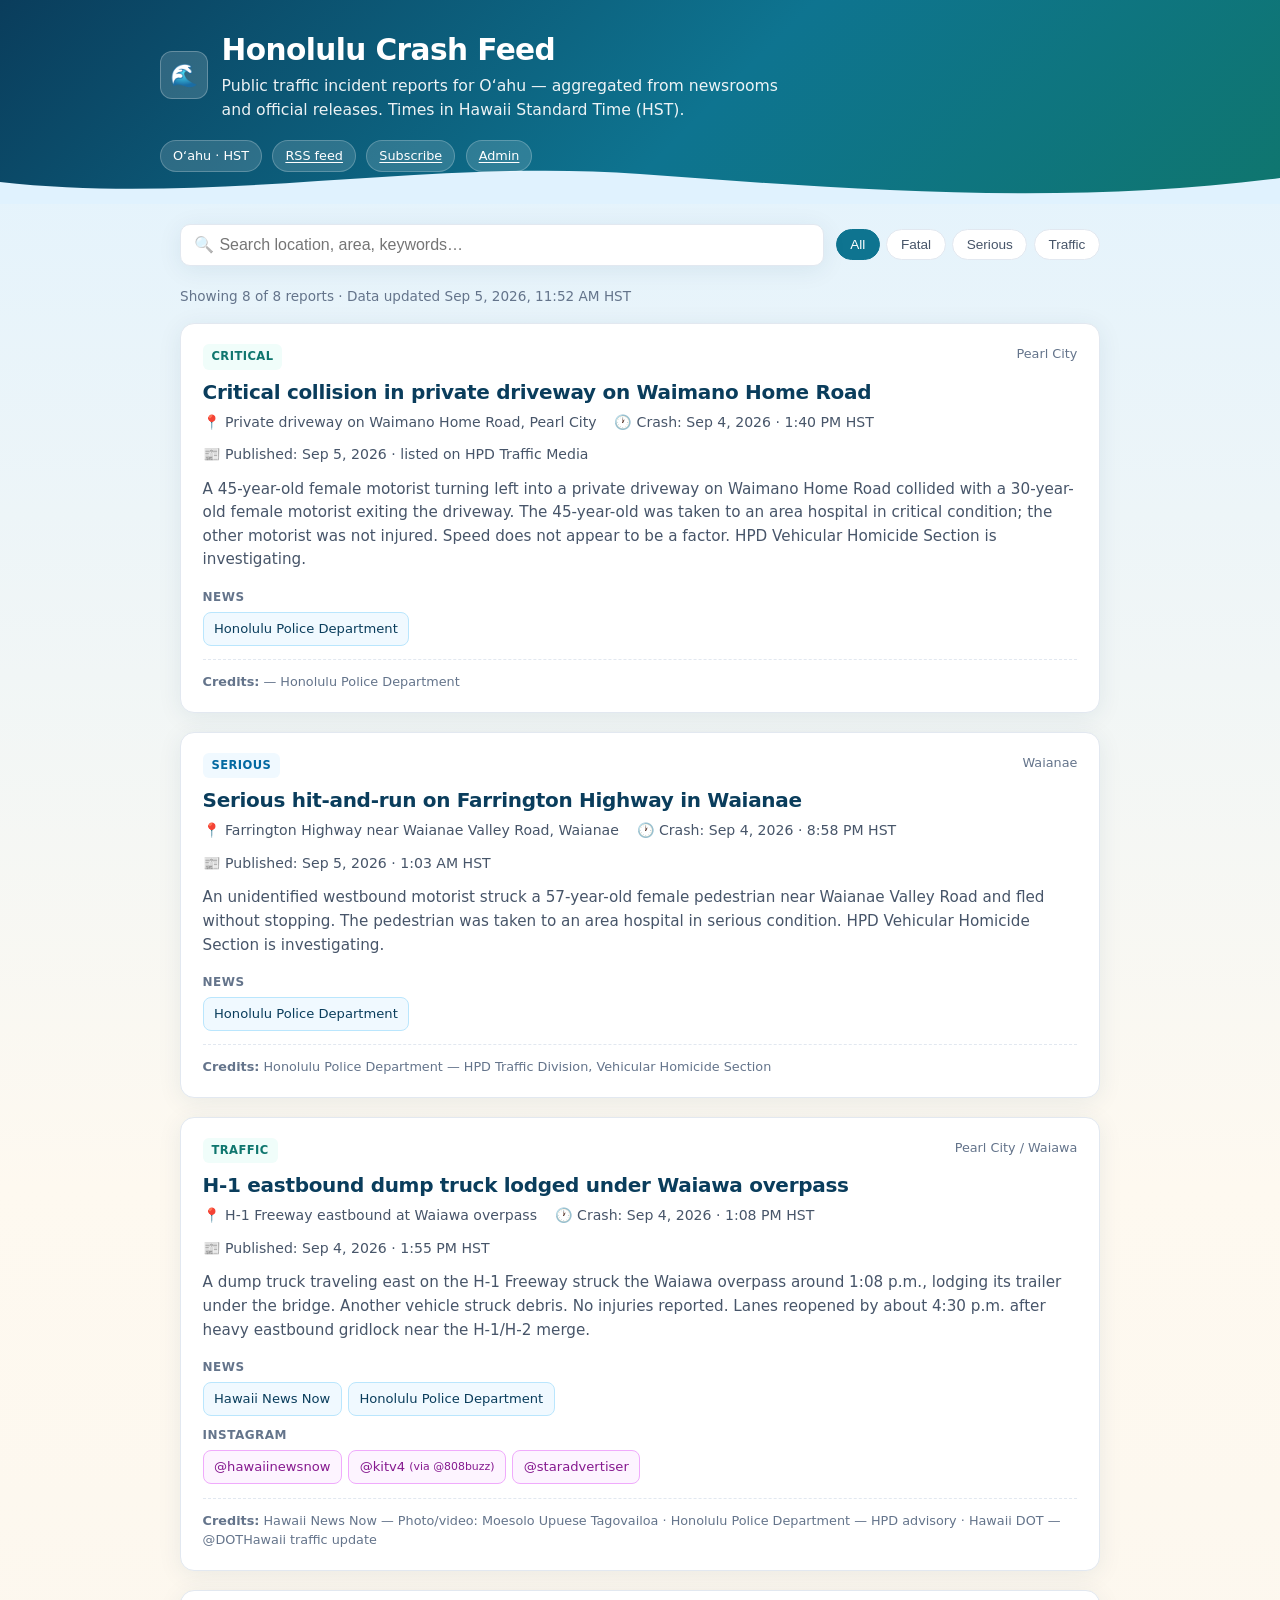
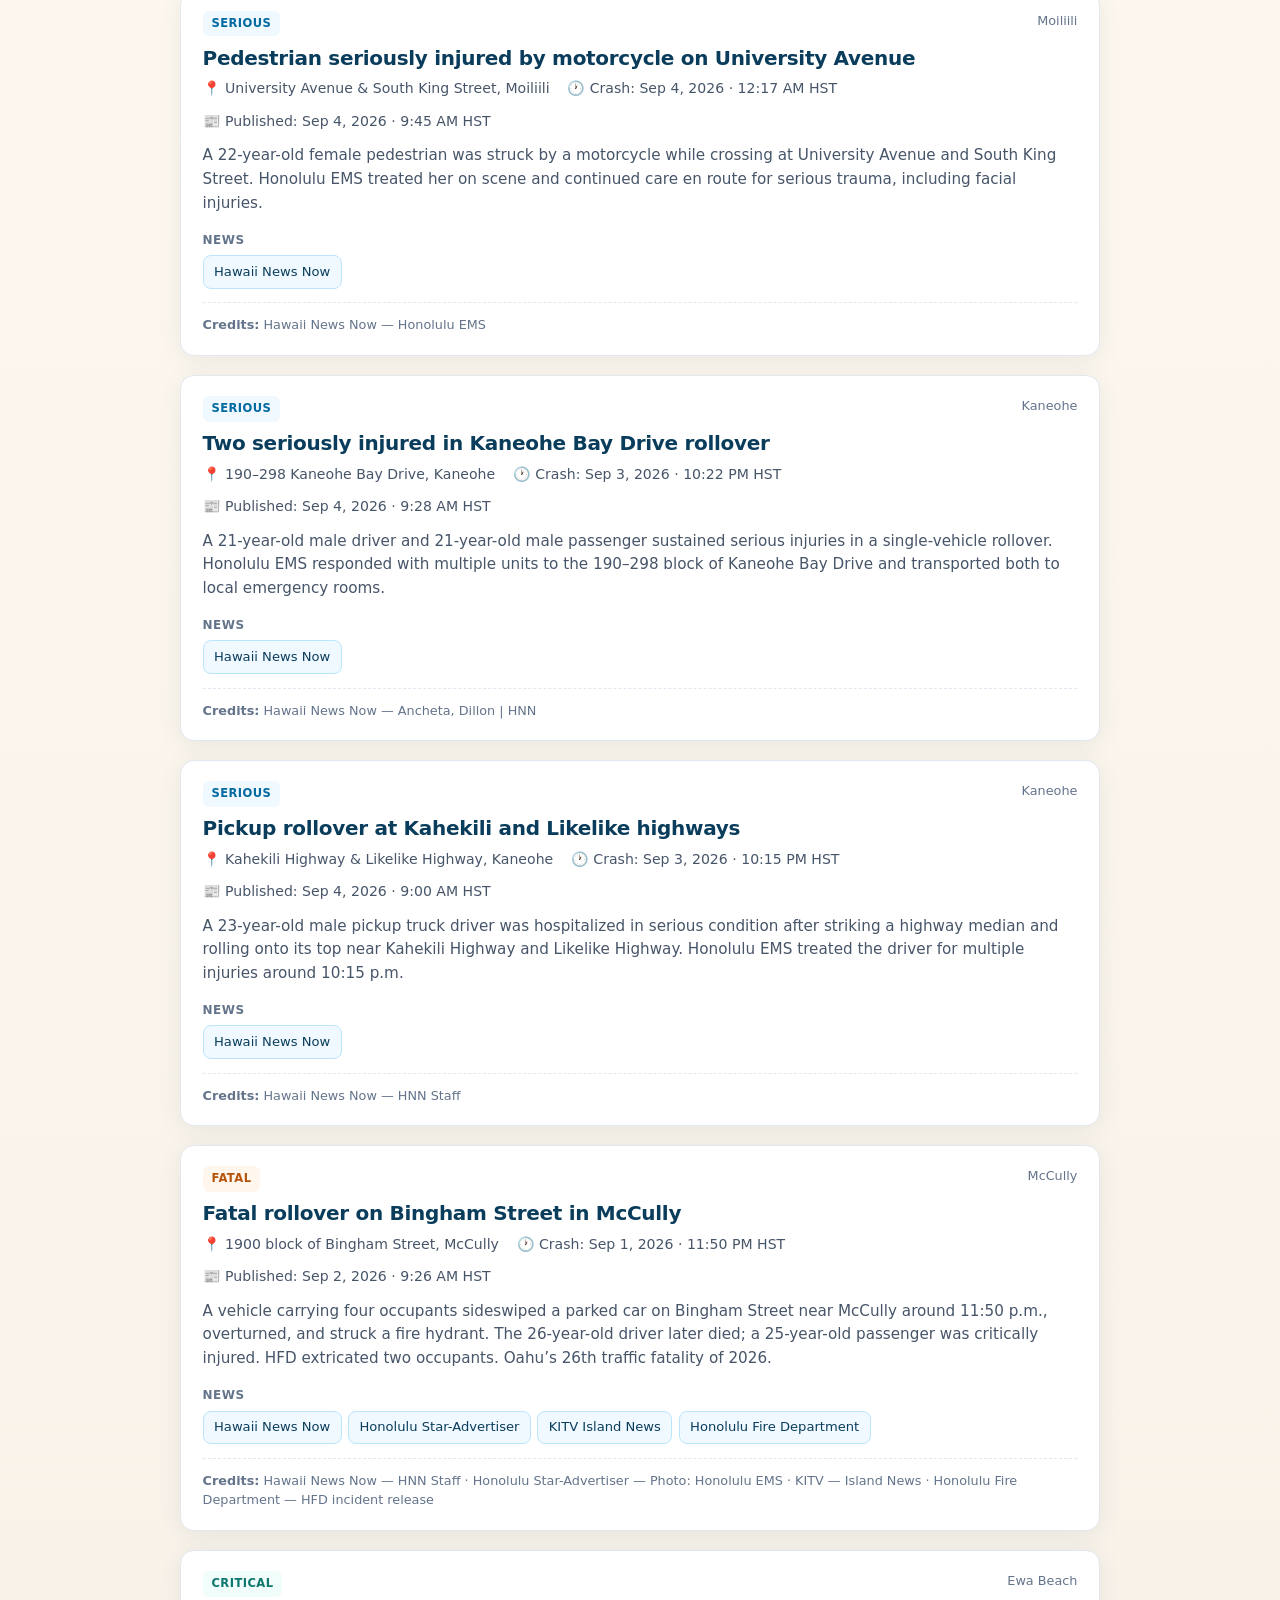
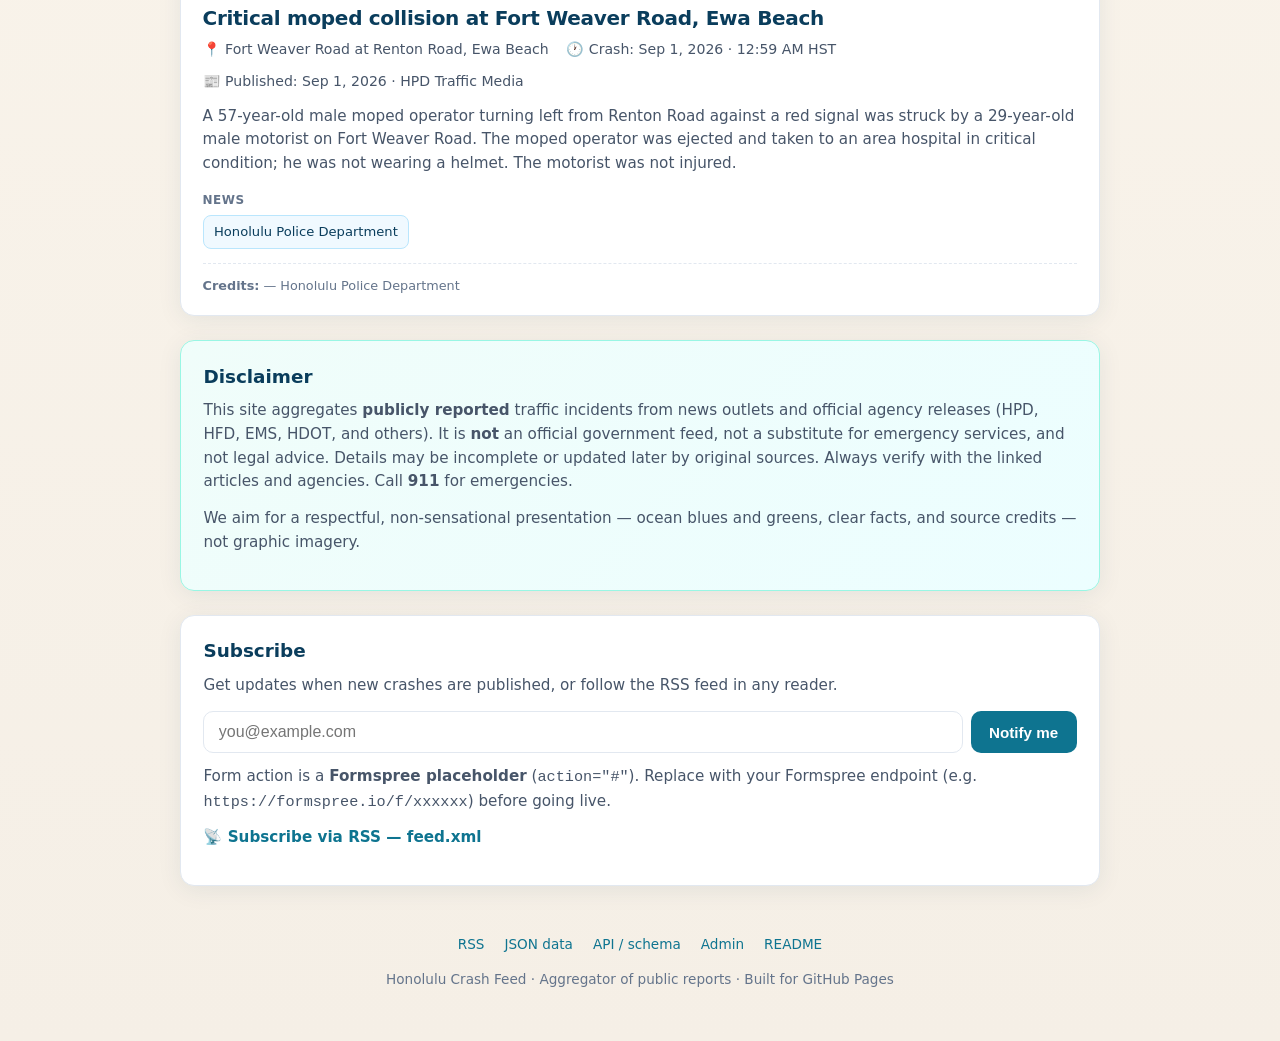
<file: index.html>
<!DOCTYPE html>
<html lang="en">
  <head>
    <meta charset="utf-8" />
    <meta name="viewport" content="width=device-width, initial-scale=1" />
    <title>Honolulu Crash Feed — Oʻahu traffic incident aggregator</title>
    <meta
      name="description"
      content="Clean, shareable feed of publicly reported traffic crashes on Oʻahu. Aggregated from news and official releases. Hawaii Standard Time."
    />
    <meta name="theme-color" content="#0a3d5c" />
    <link rel="alternate" type="application/rss+xml" title="Honolulu Crash Feed RSS" href="feed.xml" />
    <meta property="og:title" content="Honolulu Crash Feed" />
    <meta
      property="og:description"
      content="Public crash reports for Honolulu / Oʻahu — news links, times in HST, source credits."
    />
    <meta property="og:type" content="website" />
    <link rel="stylesheet" href="styles.css" />
  </head>
  <body>
    <a class="skip-link" href="#main">Skip to feed</a>

    <header class="site-header">
      <div class="header-inner">
        <div class="brand">
          <div class="brand-mark" aria-hidden="true">🌊</div>
          <div>
            <h1>Honolulu Crash Feed</h1>
            <p class="tagline">
              Public traffic incident reports for Oʻahu — aggregated from newsrooms and official releases. Times in Hawaii Standard Time (HST).
            </p>
          </div>
        </div>
        <div class="header-meta">
          <span class="chip">Oʻahu · HST</span>
          <span class="chip"><a href="feed.xml">RSS feed</a></span>
          <span class="chip"><a href="#subscribe">Subscribe</a></span>
          <span class="chip"><a href="admin.html">Admin</a></span>
        </div>
      </div>
    </header>

    <main id="main">
      <div class="toolbar">
        <div class="search-wrap">
          <span class="search-icon" aria-hidden="true">🔍</span>
          <label class="visually-hidden" for="search" style="position: absolute; width: 1px; height: 1px; overflow: hidden; clip: rect(0 0 0 0)">
            Search crashes
          </label>
          <input id="search" type="search" placeholder="Search location, area, keywords…" autocomplete="off" />
        </div>
        <div class="filters" role="group" aria-label="Filter by severity">
          <button type="button" class="filter-btn active" data-filter="all">All</button>
          <button type="button" class="filter-btn" data-filter="fatal">Fatal</button>
          <button type="button" class="filter-btn" data-filter="serious">Serious</button>
          <button type="button" class="filter-btn" data-filter="traffic">Traffic</button>
        </div>
      </div>

      <p id="status" class="status-bar" aria-live="polite">Loading crash reports…</p>
      <section id="feed" class="feed" aria-label="Crash reports"></section>

      <section class="panel disclaimer" aria-labelledby="disclaimer-heading">
        <h2 id="disclaimer-heading">Disclaimer</h2>
        <p>
          This site aggregates <strong>publicly reported</strong> traffic incidents from news outlets and official agency
          releases (HPD, HFD, EMS, HDOT, and others). It is <strong>not</strong> an official government feed, not a
          substitute for emergency services, and not legal advice. Details may be incomplete or updated later by original
          sources. Always verify with the linked articles and agencies. Call <strong>911</strong> for emergencies.
        </p>
        <p>
          We aim for a respectful, non-sensational presentation — ocean blues and greens, clear facts, and source credits —
          not graphic imagery.
        </p>
      </section>

      <section id="subscribe" class="panel" aria-labelledby="subscribe-heading">
        <h2 id="subscribe-heading">Subscribe</h2>
        <p>Get updates when new crashes are published, or follow the RSS feed in any reader.</p>
        <form id="subscribe-form" class="subscribe-form" action="#" method="POST">
          <label class="visually-hidden" for="email" style="position: absolute; width: 1px; height: 1px; overflow: hidden; clip: rect(0 0 0 0)">
            Email
          </label>
          <input id="email" name="email" type="email" required placeholder="you@example.com" />
          <button type="submit">Notify me</button>
        </form>
        <p class="form-note">
          Form action is a <strong>Formspree placeholder</strong> (<code>action="#"</code>). Replace with your Formspree
          endpoint (e.g. <code>https://formspree.io/f/xxxxxx</code>) before going live.
        </p>
        <p id="subscribe-feedback" class="form-note hidden" role="status"></p>
        <p>
          <a class="rss-link" href="feed.xml">📡 Subscribe via RSS — feed.xml</a>
        </p>
      </section>
    </main>

    <footer class="site-footer">
      <nav aria-label="Footer">
        <a href="feed.xml">RSS</a>
        <a href="data/crashes.json">JSON data</a>
        <a href="api/README.md">API / schema</a>
        <a href="admin.html">Admin</a>
        <a href="README.md">README</a>
      </nav>
      <p>Honolulu Crash Feed · Aggregator of public reports · Built for GitHub Pages</p>
    </footer>

    <script src="app.js" defer></script>
  </body>
<!-- pages-deploy-fix -->
</html>
</file>
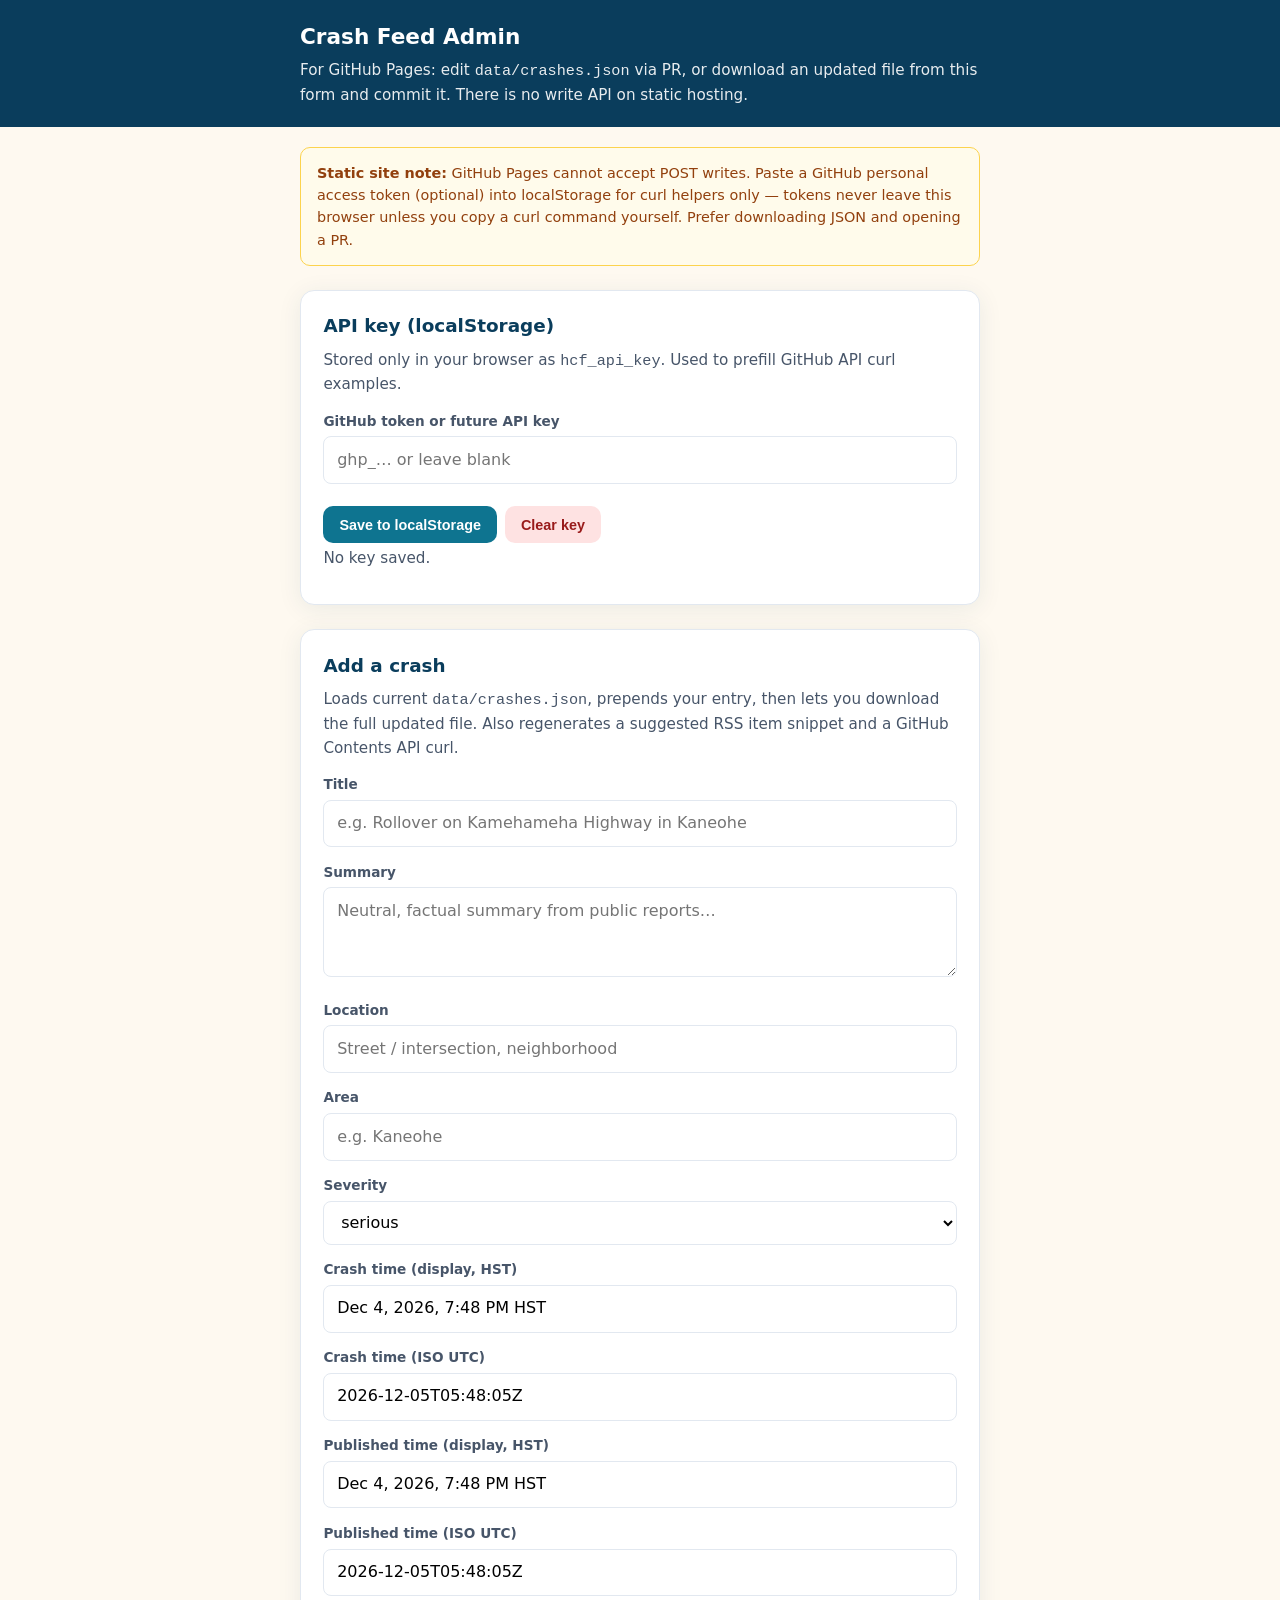
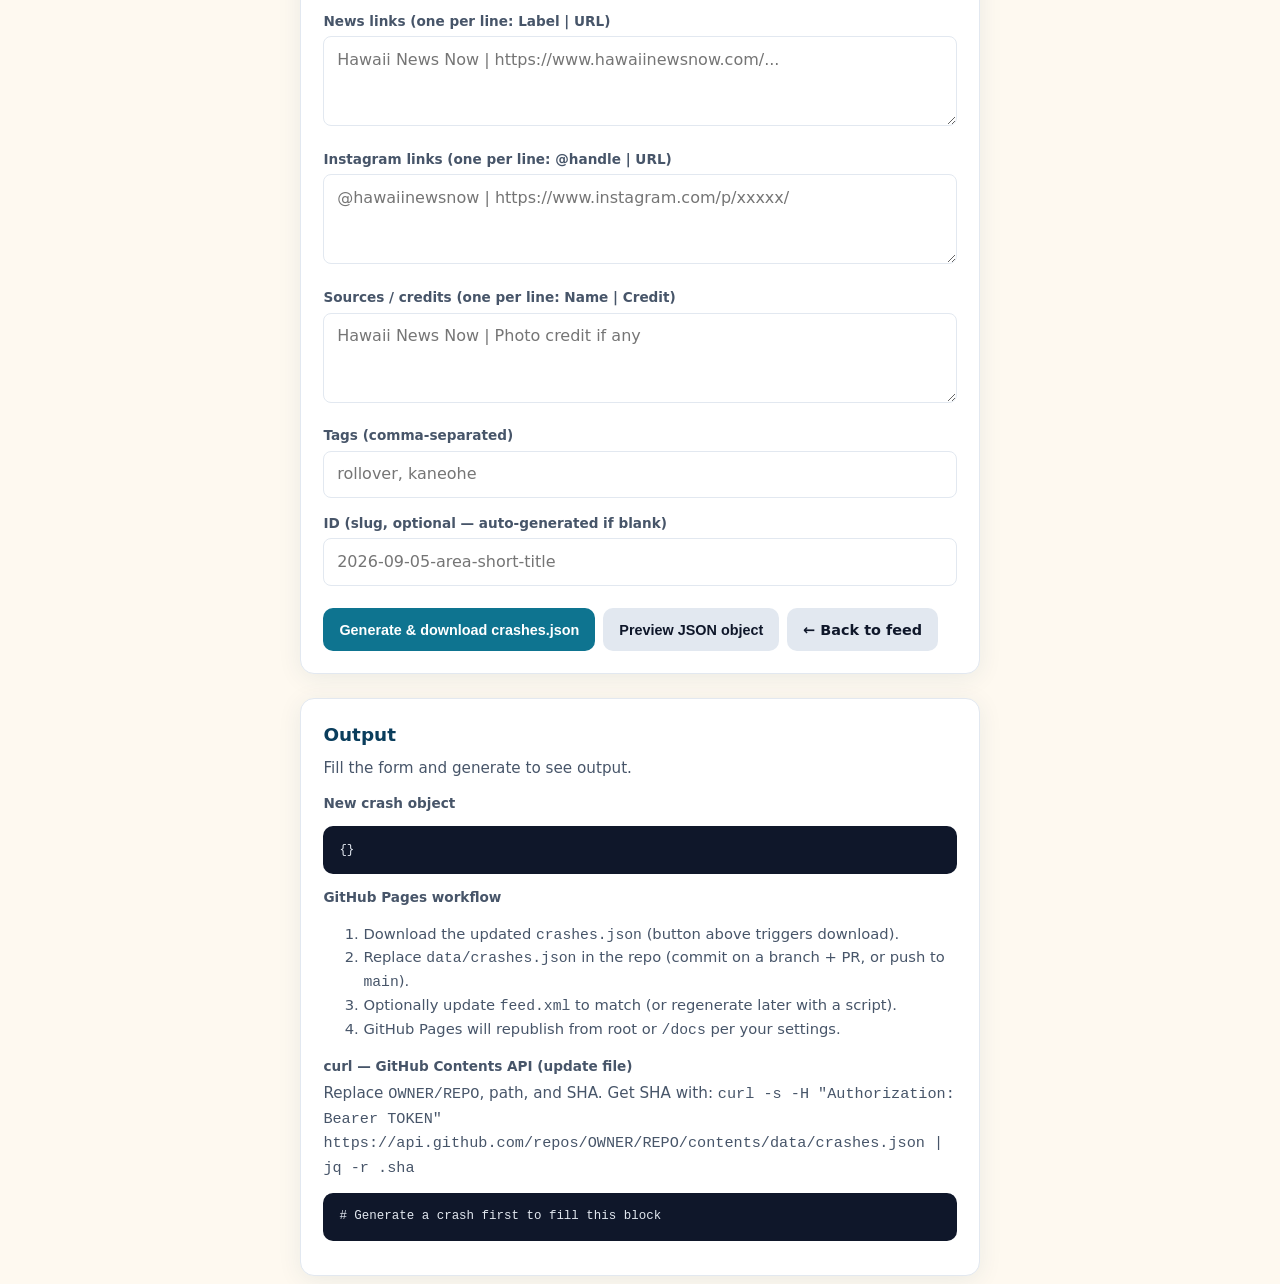
<file: admin.html>
<!DOCTYPE html>
<html lang="en">
  <head>
    <meta charset="utf-8" />
    <meta name="viewport" content="width=device-width, initial-scale=1" />
    <title>Admin — Honolulu Crash Feed</title>
    <meta name="robots" content="noindex" />
    <link rel="stylesheet" href="styles.css" />
  </head>
  <body class="admin-body">
    <header class="admin-header">
      <div class="admin-wrap" style="padding-top: 0; padding-bottom: 0">
        <h1>Crash Feed Admin</h1>
        <p style="margin: 0.35rem 0 0; opacity: 0.9; font-size: 0.95rem">
          For GitHub Pages: edit <code>data/crashes.json</code> via PR, or download an updated file from this form and commit it.
          There is no write API on static hosting.
        </p>
      </div>
    </header>

    <div class="admin-wrap">
      <div class="notice">
        <strong>Static site note:</strong> GitHub Pages cannot accept POST writes. Paste a GitHub personal access token
        (optional) into localStorage for curl helpers only — tokens never leave this browser unless you copy a curl
        command yourself. Prefer downloading JSON and opening a PR.
      </div>

      <section class="panel">
        <h2>API key (localStorage)</h2>
        <p>Stored only in your browser as <code>hcf_api_key</code>. Used to prefill GitHub API curl examples.</p>
        <label for="apiKey">GitHub token or future API key</label>
        <input id="apiKey" type="password" autocomplete="off" placeholder="ghp_… or leave blank" />
        <div class="admin-actions">
          <button type="button" class="btn btn-primary" id="saveKey">Save to localStorage</button>
          <button type="button" class="btn btn-danger" id="clearKey">Clear key</button>
        </div>
        <p id="keyStatus" class="form-note" role="status"></p>
      </section>

      <section class="panel">
        <h2>Add a crash</h2>
        <p>
          Loads current <code>data/crashes.json</code>, prepends your entry, then lets you download the full updated
          file. Also regenerates a suggested RSS item snippet and a GitHub Contents API curl.
        </p>
        <form id="crashForm">
          <label for="title">Title</label>
          <input id="title" required placeholder="e.g. Rollover on Kamehameha Highway in Kaneohe" />

          <label for="summary">Summary</label>
          <textarea id="summary" required placeholder="Neutral, factual summary from public reports…"></textarea>

          <label for="location">Location</label>
          <input id="location" required placeholder="Street / intersection, neighborhood" />

          <label for="area">Area</label>
          <input id="area" placeholder="e.g. Kaneohe" />

          <label for="severity">Severity</label>
          <select id="severity">
            <option value="traffic">traffic</option>
            <option value="serious" selected>serious</option>
            <option value="fatal">fatal</option>
          </select>

          <label for="crashTimeHst">Crash time (display, HST)</label>
          <input id="crashTimeHst" required placeholder="Sep 5, 2026 · 3:00 PM HST" />

          <label for="crashTime">Crash time (ISO UTC)</label>
          <input id="crashTime" required placeholder="2026-09-06T01:00:00Z" />

          <label for="publishedAtHst">Published time (display, HST)</label>
          <input id="publishedAtHst" required placeholder="Sep 5, 2026 · 4:00 PM HST" />

          <label for="publishedAt">Published time (ISO UTC)</label>
          <input id="publishedAt" required placeholder="2026-09-06T02:00:00Z" />

          <label for="newsLinks">News links (one per line: Label | URL)</label>
          <textarea id="newsLinks" placeholder="Hawaii News Now | https://www.hawaiinewsnow.com/..."></textarea>

          <label for="igLinks">Instagram links (one per line: @handle | URL)</label>
          <textarea id="igLinks" placeholder="@hawaiinewsnow | https://www.instagram.com/p/xxxxx/"></textarea>

          <label for="sources">Sources / credits (one per line: Name | Credit)</label>
          <textarea id="sources" placeholder="Hawaii News Now | Photo credit if any"></textarea>

          <label for="tags">Tags (comma-separated)</label>
          <input id="tags" placeholder="rollover, kaneohe" />

          <label for="id">ID (slug, optional — auto-generated if blank)</label>
          <input id="id" placeholder="2026-09-05-area-short-title" />

          <div class="admin-actions">
            <button type="submit" class="btn btn-primary">Generate &amp; download crashes.json</button>
            <button type="button" class="btn btn-secondary" id="previewBtn">Preview JSON object</button>
            <a class="btn btn-secondary" href="index.html" style="text-decoration: none; display: inline-block"
              >← Back to feed</a
            >
          </div>
        </form>
      </section>

      <section class="panel">
        <h2>Output</h2>
        <p id="outStatus" class="form-note">Fill the form and generate to see output.</p>
        <label>New crash object</label>
        <pre class="code-block" id="outObject">{}</pre>
        <label>GitHub Pages workflow</label>
        <ol style="color: var(--ink-muted); font-size: 0.92rem">
          <li>Download the updated <code>crashes.json</code> (button above triggers download).</li>
          <li>Replace <code>data/crashes.json</code> in the repo (commit on a branch + PR, or push to <code>main</code>).</li>
          <li>Optionally update <code>feed.xml</code> to match (or regenerate later with a script).</li>
          <li>GitHub Pages will republish from root or <code>/docs</code> per your settings.</li>
        </ol>
        <label>curl — GitHub Contents API (update file)</label>
        <p class="form-note">
          Replace <code>OWNER/REPO</code>, path, and SHA. Get SHA with:
          <code>curl -s -H "Authorization: Bearer TOKEN" https://api.github.com/repos/OWNER/REPO/contents/data/crashes.json | jq -r .sha</code>
        </p>
        <pre class="code-block" id="outCurl"># Generate a crash first to fill this block</pre>
      </section>
    </div>

    <script>
      (() => {
        const KEY = "hcf_api_key";
        const apiKeyInput = document.getElementById("apiKey");
        const keyStatus = document.getElementById("keyStatus");
        const outObject = document.getElementById("outObject");
        const outCurl = document.getElementById("outCurl");
        const outStatus = document.getElementById("outStatus");

        function loadKey() {
          const v = localStorage.getItem(KEY) || "";
          apiKeyInput.value = v;
          keyStatus.textContent = v ? "Key loaded from localStorage." : "No key saved.";
        }

        document.getElementById("saveKey").addEventListener("click", () => {
          localStorage.setItem(KEY, apiKeyInput.value.trim());
          keyStatus.textContent = "Saved to localStorage.";
        });

        document.getElementById("clearKey").addEventListener("click", () => {
          localStorage.removeItem(KEY);
          apiKeyInput.value = "";
          keyStatus.textContent = "Cleared.";
        });

        function parseLines(text, sep = "|") {
          return String(text || "")
            .split("\n")
            .map((l) => l.trim())
            .filter(Boolean)
            .map((line) => {
              const parts = line.split(sep).map((p) => p.trim());
              if (parts.length >= 2) {
                return { label: parts[0], url: parts.slice(1).join(sep).trim() };
              }
              return { label: parts[0], url: parts[0] };
            });
        }

        function parseSources(text) {
          return String(text || "")
            .split("\n")
            .map((l) => l.trim())
            .filter(Boolean)
            .map((line) => {
              const parts = line.split("|").map((p) => p.trim());
              return { name: parts[0], credit: parts[1] || "" };
            });
        }

        function slugify(title) {
          const d = new Date();
          const y = d.toISOString().slice(0, 10);
          const slug = String(title || "crash")
            .toLowerCase()
            .replace(/[^a-z0-9]+/g, "-")
            .replace(/^-|-$/g, "")
            .slice(0, 48);
          return `${y}-${slug || "crash"}`;
        }

        function buildCrash() {
          const title = document.getElementById("title").value.trim();
          const news = parseLines(document.getElementById("newsLinks").value).map((x) => ({
            label: x.label,
            url: x.url,
          }));
          const ig = parseLines(document.getElementById("igLinks").value).map((x) => ({
            label: x.label,
            url: x.url,
          }));
          const tags = document
            .getElementById("tags")
            .value.split(",")
            .map((t) => t.trim())
            .filter(Boolean);
          return {
            id: document.getElementById("id").value.trim() || slugify(title),
            title,
            summary: document.getElementById("summary").value.trim(),
            location: document.getElementById("location").value.trim(),
            area: document.getElementById("area").value.trim(),
            severity: document.getElementById("severity").value,
            crashTime: document.getElementById("crashTime").value.trim(),
            crashTimeHst: document.getElementById("crashTimeHst").value.trim(),
            publishedAt: document.getElementById("publishedAt").value.trim(),
            publishedAtHst: document.getElementById("publishedAtHst").value.trim(),
            newsLinks: news,
            instagramLinks: ig,
            sources: parseSources(document.getElementById("sources").value),
            tags,
          };
        }

        function downloadJson(obj, filename) {
          const blob = new Blob([JSON.stringify(obj, null, 2) + "\n"], { type: "application/json" });
          const a = document.createElement("a");
          a.href = URL.createObjectURL(blob);
          a.download = filename;
          a.click();
          URL.revokeObjectURL(a.href);
        }

        function buildCurl(fileContentB64) {
          const token = localStorage.getItem(KEY) || "YOUR_GITHUB_TOKEN";
          return `# 1) Get current file SHA
curl -s -H "Authorization: Bearer ${token}" \\
  -H "Accept: application/vnd.github+json" \\
  https://api.github.com/repos/OWNER/REPO/contents/data/crashes.json | jq -r .sha

# 2) Commit updated crashes.json (replace FILE_SHA and base64 payload)
# Tip: CONTENT_B64=$(base64 -w0 data/crashes.json)
curl -X PUT \\
  -H "Authorization: Bearer ${token}" \\
  -H "Accept: application/vnd.github+json" \\
  https://api.github.com/repos/OWNER/REPO/contents/data/crashes.json \\
  -d '{
    "message": "Add crash report via Crash Bot / admin",
    "content": "'"${fileContentB64 || "BASE64_OF_UPDATED_crashes.json"}"'",
    "sha": "FILE_SHA",
    "branch": "main"
  }'

# Prefer PR workflow over pushing straight to main when collaborating.`;
        }

        async function generate(download) {
          const crash = buildCrash();
          outObject.textContent = JSON.stringify(crash, null, 2);

          let data;
          try {
            const res = await fetch("data/crashes.json", { cache: "no-store" });
            if (!res.ok) throw new Error("HTTP " + res.status);
            data = await res.json();
          } catch (e) {
            data = { updatedAt: new Date().toISOString(), timezone: "Pacific/Honolulu", crashes: [] };
            outStatus.textContent =
              "Could not fetch existing crashes.json (open via http server). Building a new file with this crash only.";
          }

          data.updatedAt = new Date().toISOString();
          data.timezone = data.timezone || "Pacific/Honolulu";
          data.crashes = Array.isArray(data.crashes) ? data.crashes : [];
          // Prepend newest
          data.crashes = [crash, ...data.crashes.filter((c) => c.id !== crash.id)];

          const jsonText = JSON.stringify(data, null, 2) + "\n";
          // Browser-safe base64 for curl hint (may be large — show truncated note)
          let b64 = "";
          try {
            b64 = btoa(unescape(encodeURIComponent(jsonText)));
          } catch (_) {
            b64 = "";
          }
          outCurl.textContent = buildCurl(b64 && b64.length < 8000 ? b64 : "");

          if (download) {
            downloadJson(data, "crashes.json");
            outStatus.textContent =
              "Downloaded crashes.json (" +
              data.crashes.length +
              " crashes). Commit to data/crashes.json and update feed.xml for RSS subscribers.";
          } else {
            outStatus.textContent = "Preview ready (" + data.crashes.length + " crashes in merged file).";
          }
        }

        document.getElementById("crashForm").addEventListener("submit", (e) => {
          e.preventDefault();
          generate(true);
        });

        document.getElementById("previewBtn").addEventListener("click", () => {
          if (!document.getElementById("crashForm").reportValidity()) return;
          generate(false);
        });

        // Sensible defaults for “now”
        const now = new Date();
        const hst = new Intl.DateTimeFormat("en-US", {
          timeZone: "Pacific/Honolulu",
          month: "short",
          day: "numeric",
          year: "numeric",
          hour: "numeric",
          minute: "2-digit",
        }).format(now);
        document.getElementById("publishedAt").value = now.toISOString().replace(/\.\d{3}Z$/, "Z");
        document.getElementById("publishedAtHst").value = hst + " HST";
        document.getElementById("crashTime").value = now.toISOString().replace(/\.\d{3}Z$/, "Z");
        document.getElementById("crashTimeHst").value = hst + " HST";

        loadKey();
      })();
    </script>
  </body>
</html>
</file>
<file: styles.css>
/* Honolulu Crash Feed — ocean blues & greens, clean Hawaii branding */
:root {
  --ocean-deep: #0a3d5c;
  --ocean: #0e7490;
  --ocean-mid: #0891b2;
  --lagoon: #14b8a6;
  --seafoam: #5eead4;
  --sand: #fef9f0;
  --sand-warm: #f5efe6;
  --palm: #0f766e;
  --ink: #0f172a;
  --ink-muted: #475569;
  --ink-soft: #64748b;
  --card: #ffffff;
  --border: #e2e8f0;
  --fatal: #b45309;
  --fatal-bg: #fff7ed;
  --serious: #0369a1;
  --serious-bg: #f0f9ff;
  --traffic: #0f766e;
  --traffic-bg: #f0fdfa;
  --shadow: 0 4px 24px rgba(10, 61, 92, 0.08);
  --shadow-hover: 0 8px 32px rgba(10, 61, 92, 0.14);
  --radius: 14px;
  --font: "Segoe UI", system-ui, -apple-system, "Helvetica Neue", Arial, sans-serif;
}

*,
*::before,
*::after {
  box-sizing: border-box;
}

html {
  scroll-behavior: smooth;
}

body {
  margin: 0;
  font-family: var(--font);
  color: var(--ink);
  background: linear-gradient(180deg, #e0f2fe 0%, var(--sand) 28%, var(--sand-warm) 100%);
  min-height: 100vh;
  line-height: 1.55;
}

a {
  color: var(--ocean);
  text-decoration: none;
}

a:hover {
  color: var(--palm);
  text-decoration: underline;
}

.skip-link {
  position: absolute;
  left: -999px;
  top: 0;
  background: var(--ocean-deep);
  color: #fff;
  padding: 0.5rem 1rem;
  z-index: 100;
}

.skip-link:focus {
  left: 0;
}

/* Header */
.site-header {
  background: linear-gradient(135deg, var(--ocean-deep) 0%, var(--ocean) 55%, var(--palm) 100%);
  color: #fff;
  padding: 1.75rem 1.25rem 2rem;
  position: relative;
  overflow: hidden;
}

.site-header::after {
  content: "";
  position: absolute;
  bottom: -2px;
  left: 0;
  right: 0;
  height: 48px;
  background: url("data:image/svg+xml,%3Csvg xmlns='http://www.w3.org/2000/svg' viewBox='0 0 1440 48' preserveAspectRatio='none'%3E%3Cpath fill='%23e0f2fe' d='M0,24 C240,48 480,0 720,16 C960,32 1200,48 1440,20 L1440,48 L0,48 Z'/%3E%3C/svg%3E")
    center bottom / 100% 100% no-repeat;
}

.header-inner {
  max-width: 960px;
  margin: 0 auto;
  position: relative;
  z-index: 1;
}

.brand {
  display: flex;
  align-items: center;
  gap: 0.85rem;
  margin-bottom: 0.75rem;
}

.brand-mark {
  width: 48px;
  height: 48px;
  border-radius: 12px;
  background: rgba(255, 255, 255, 0.15);
  border: 1px solid rgba(255, 255, 255, 0.25);
  display: grid;
  place-items: center;
  font-size: 1.4rem;
  flex-shrink: 0;
}

.brand h1 {
  margin: 0;
  font-size: clamp(1.35rem, 4vw, 1.85rem);
  font-weight: 700;
  letter-spacing: -0.02em;
}

.tagline {
  margin: 0;
  opacity: 0.92;
  font-size: 0.98rem;
  max-width: 36rem;
}

.header-meta {
  display: flex;
  flex-wrap: wrap;
  gap: 0.65rem;
  margin-top: 1.1rem;
}

.chip {
  display: inline-flex;
  align-items: center;
  gap: 0.35rem;
  background: rgba(255, 255, 255, 0.14);
  border: 1px solid rgba(255, 255, 255, 0.22);
  border-radius: 999px;
  padding: 0.3rem 0.75rem;
  font-size: 0.8rem;
  color: #fff;
}

.chip a {
  color: #fff;
  text-decoration: underline;
  text-underline-offset: 2px;
}

/* Layout */
main {
  max-width: 960px;
  margin: 0 auto;
  padding: 1.25rem 1.25rem 3rem;
}

.toolbar {
  display: flex;
  flex-wrap: wrap;
  gap: 0.75rem;
  align-items: center;
  margin-bottom: 1.25rem;
}

.search-wrap {
  flex: 1 1 220px;
  position: relative;
}

.search-wrap input {
  width: 100%;
  padding: 0.7rem 1rem 0.7rem 2.4rem;
  border: 1px solid var(--border);
  border-radius: 10px;
  font-size: 1rem;
  background: var(--card);
  color: var(--ink);
  box-shadow: var(--shadow);
}

.search-wrap input:focus {
  outline: 2px solid var(--lagoon);
  outline-offset: 1px;
}

.search-icon {
  position: absolute;
  left: 0.85rem;
  top: 50%;
  transform: translateY(-50%);
  opacity: 0.45;
  pointer-events: none;
}

.filters {
  display: flex;
  flex-wrap: wrap;
  gap: 0.4rem;
}

.filter-btn {
  border: 1px solid var(--border);
  background: var(--card);
  color: var(--ink-muted);
  border-radius: 999px;
  padding: 0.45rem 0.85rem;
  font-size: 0.85rem;
  cursor: pointer;
  transition: all 0.15s ease;
}

.filter-btn:hover {
  border-color: var(--ocean-mid);
  color: var(--ocean-deep);
}

.filter-btn.active {
  background: var(--ocean);
  border-color: var(--ocean);
  color: #fff;
}

.status-bar {
  font-size: 0.85rem;
  color: var(--ink-soft);
  margin-bottom: 1rem;
}

/* Cards */
.feed {
  display: grid;
  gap: 1.15rem;
}

.card {
  background: var(--card);
  border-radius: var(--radius);
  border: 1px solid var(--border);
  box-shadow: var(--shadow);
  padding: 1.25rem 1.35rem;
  transition: box-shadow 0.2s ease, transform 0.2s ease;
}

.card:hover {
  box-shadow: var(--shadow-hover);
  transform: translateY(-1px);
}

.card-top {
  display: flex;
  flex-wrap: wrap;
  align-items: flex-start;
  justify-content: space-between;
  gap: 0.5rem;
  margin-bottom: 0.55rem;
}

.badge {
  display: inline-block;
  font-size: 0.72rem;
  font-weight: 700;
  letter-spacing: 0.04em;
  text-transform: uppercase;
  border-radius: 6px;
  padding: 0.25rem 0.55rem;
}

.badge-fatal {
  background: var(--fatal-bg);
  color: var(--fatal);
}

.badge-serious {
  background: var(--serious-bg);
  color: var(--serious);
}

.badge-traffic {
  background: var(--traffic-bg);
  color: var(--traffic);
}

.card h2 {
  margin: 0 0 0.45rem;
  font-size: clamp(1.05rem, 2.5vw, 1.25rem);
  line-height: 1.3;
  letter-spacing: -0.015em;
  color: var(--ocean-deep);
}

.meta-row {
  display: flex;
  flex-wrap: wrap;
  gap: 0.65rem 1.1rem;
  font-size: 0.88rem;
  color: var(--ink-muted);
  margin-bottom: 0.75rem;
}

.meta-row span {
  display: inline-flex;
  align-items: center;
  gap: 0.3rem;
}

.card-summary {
  margin: 0 0 1rem;
  color: var(--ink-muted);
  font-size: 0.95rem;
}

.link-group {
  margin-bottom: 0.65rem;
}

.link-group:last-child {
  margin-bottom: 0;
}

.link-label {
  font-size: 0.75rem;
  font-weight: 700;
  text-transform: uppercase;
  letter-spacing: 0.04em;
  color: var(--ink-soft);
  margin-bottom: 0.35rem;
}

.links {
  display: flex;
  flex-wrap: wrap;
  gap: 0.4rem;
}

.links a {
  display: inline-flex;
  align-items: center;
  gap: 0.25rem;
  background: #f0f9ff;
  border: 1px solid #bae6fd;
  color: var(--ocean-deep);
  border-radius: 8px;
  padding: 0.35rem 0.65rem;
  font-size: 0.82rem;
  text-decoration: none;
  transition: background 0.15s ease;
}

.links a:hover {
  background: #e0f2fe;
  text-decoration: none;
}

.links a.ig {
  background: #fdf4ff;
  border-color: #f0abfc;
  color: #86198f;
}

.sources {
  margin-top: 0.85rem;
  padding-top: 0.75rem;
  border-top: 1px dashed var(--border);
  font-size: 0.8rem;
  color: var(--ink-soft);
}

.empty {
  text-align: center;
  padding: 2.5rem 1rem;
  color: var(--ink-soft);
  background: var(--card);
  border-radius: var(--radius);
  border: 1px dashed var(--border);
}

/* Panels */
.panel {
  background: var(--card);
  border: 1px solid var(--border);
  border-radius: var(--radius);
  box-shadow: var(--shadow);
  padding: 1.35rem 1.4rem;
  margin-top: 1.5rem;
}

.panel h2 {
  margin: 0 0 0.5rem;
  font-size: 1.15rem;
  color: var(--ocean-deep);
}

.panel p {
  margin: 0 0 0.85rem;
  color: var(--ink-muted);
  font-size: 0.95rem;
}

.disclaimer {
  background: linear-gradient(135deg, #f0fdfa, #ecfeff);
  border-color: #99f6e4;
}

.subscribe-form {
  display: flex;
  flex-wrap: wrap;
  gap: 0.5rem;
  margin: 0.75rem 0;
}

.subscribe-form input[type="email"] {
  flex: 1 1 200px;
  padding: 0.7rem 0.9rem;
  border: 1px solid var(--border);
  border-radius: 10px;
  font-size: 1rem;
}

.subscribe-form button {
  background: var(--ocean);
  color: #fff;
  border: none;
  border-radius: 10px;
  padding: 0.7rem 1.15rem;
  font-size: 0.95rem;
  font-weight: 600;
  cursor: pointer;
}

.subscribe-form button:hover {
  background: var(--ocean-deep);
}

.form-note {
  font-size: 0.8rem;
  color: var(--ink-soft);
  margin: 0.25rem 0 0.75rem !important;
}

.rss-link {
  display: inline-flex;
  align-items: center;
  gap: 0.4rem;
  font-weight: 600;
}

/* Footer */
.site-footer {
  max-width: 960px;
  margin: 0 auto;
  padding: 0 1.25rem 2.5rem;
  font-size: 0.85rem;
  color: var(--ink-soft);
  text-align: center;
}

.site-footer nav {
  display: flex;
  flex-wrap: wrap;
  justify-content: center;
  gap: 0.75rem 1.25rem;
  margin-bottom: 0.75rem;
}

/* Admin */
.admin-body {
  background: var(--sand);
}

.admin-header {
  background: var(--ocean-deep);
  color: #fff;
  padding: 1.25rem;
}

.admin-header h1 {
  margin: 0;
  font-size: 1.35rem;
}

.admin-wrap {
  max-width: 720px;
  margin: 0 auto;
  padding: 1.25rem;
}

.admin-wrap label {
  display: block;
  font-size: 0.85rem;
  font-weight: 600;
  color: var(--ink-muted);
  margin-bottom: 0.3rem;
}

.admin-wrap input,
.admin-wrap textarea,
.admin-wrap select {
  width: 100%;
  padding: 0.65rem 0.8rem;
  border: 1px solid var(--border);
  border-radius: 8px;
  font: inherit;
  margin-bottom: 0.9rem;
  background: #fff;
}

.admin-wrap textarea {
  min-height: 90px;
  resize: vertical;
}

.admin-actions {
  display: flex;
  flex-wrap: wrap;
  gap: 0.5rem;
  margin-top: 0.5rem;
}

.btn {
  border: none;
  border-radius: 10px;
  padding: 0.65rem 1rem;
  font-weight: 600;
  cursor: pointer;
  font-size: 0.9rem;
}

.btn-primary {
  background: var(--ocean);
  color: #fff;
}

.btn-secondary {
  background: #e2e8f0;
  color: var(--ink);
}

.btn-danger {
  background: #fee2e2;
  color: #991b1b;
}

.notice {
  background: #fffbeb;
  border: 1px solid #fcd34d;
  border-radius: 10px;
  padding: 0.85rem 1rem;
  font-size: 0.9rem;
  color: #92400e;
  margin-bottom: 1rem;
}

.code-block {
  background: #0f172a;
  color: #e2e8f0;
  border-radius: 10px;
  padding: 0.9rem 1rem;
  font-family: ui-monospace, SFMono-Regular, Menlo, Monaco, Consolas, monospace;
  font-size: 0.78rem;
  overflow-x: auto;
  white-space: pre-wrap;
  word-break: break-word;
}

.hidden {
  display: none !important;
}

@media (max-width: 560px) {
  .card {
    padding: 1.05rem 1.1rem;
  }

  .toolbar {
    flex-direction: column;
    align-items: stretch;
  }
}
</file>
